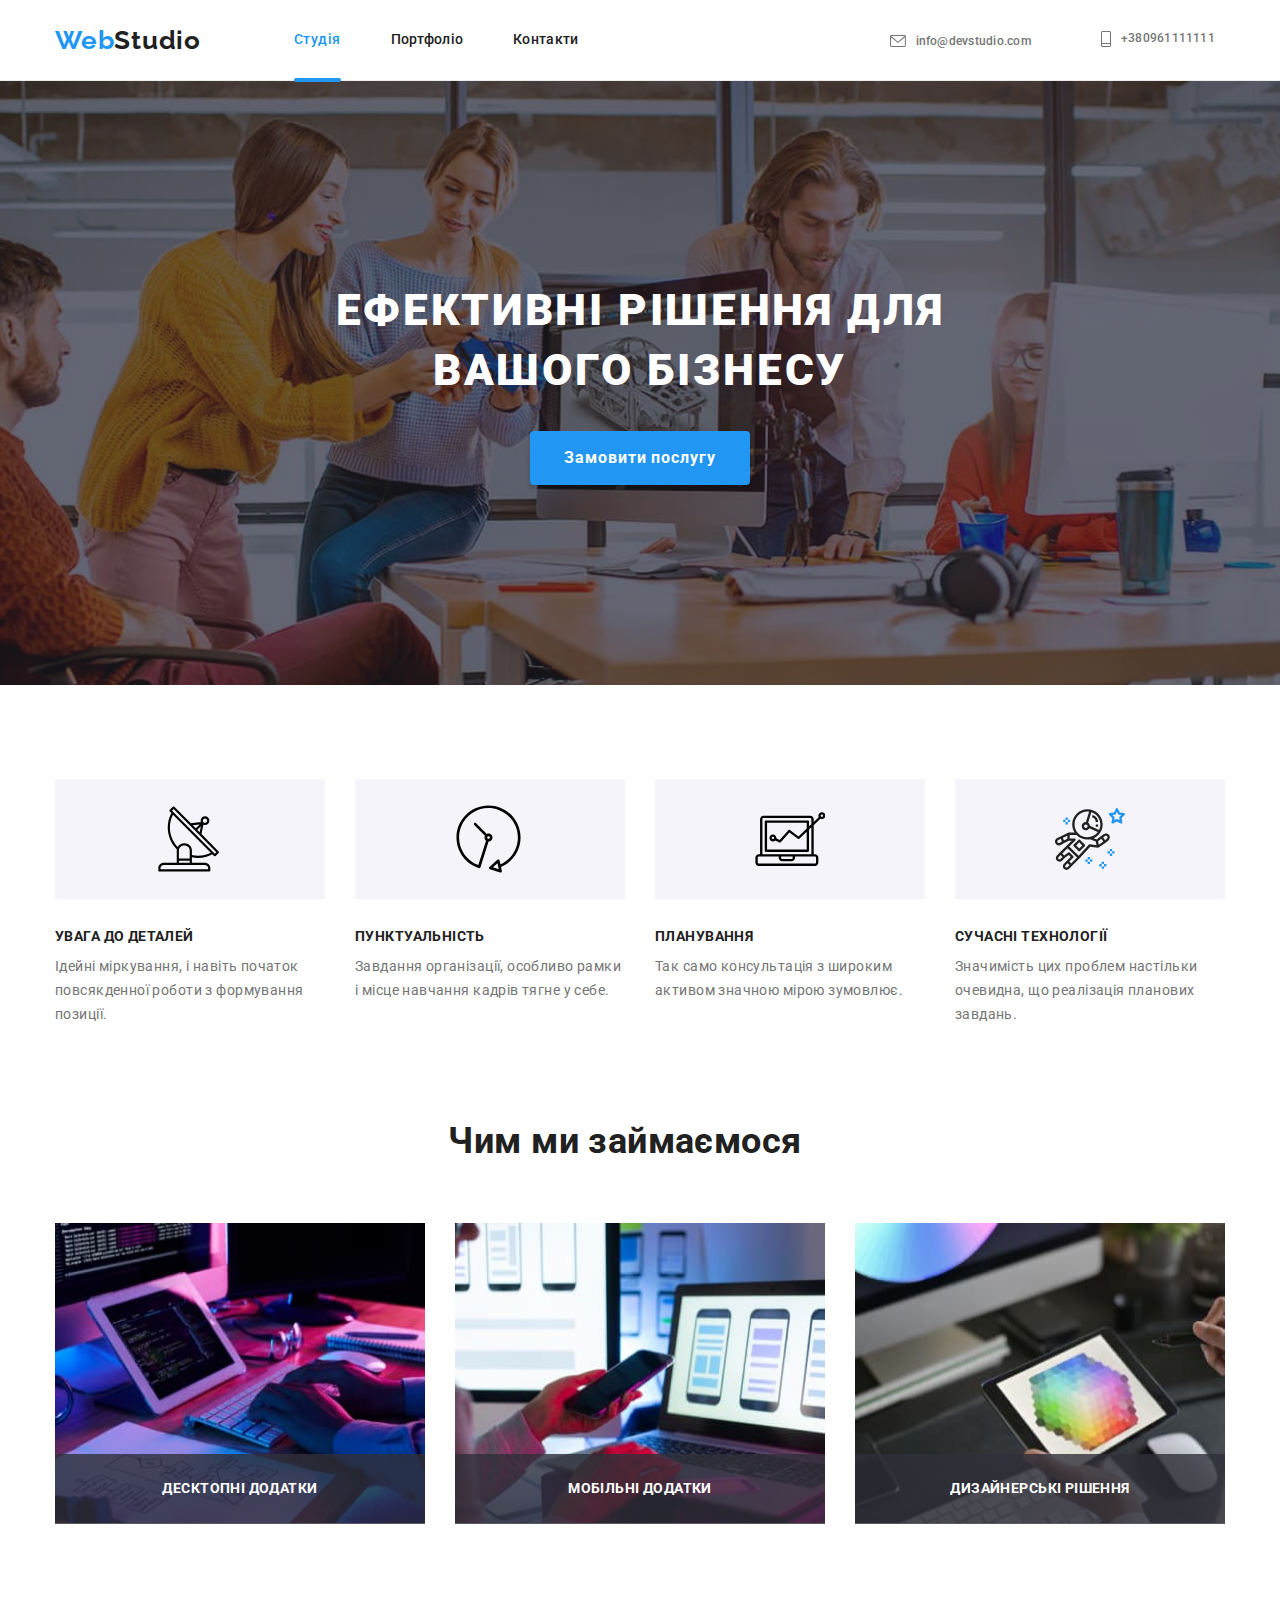
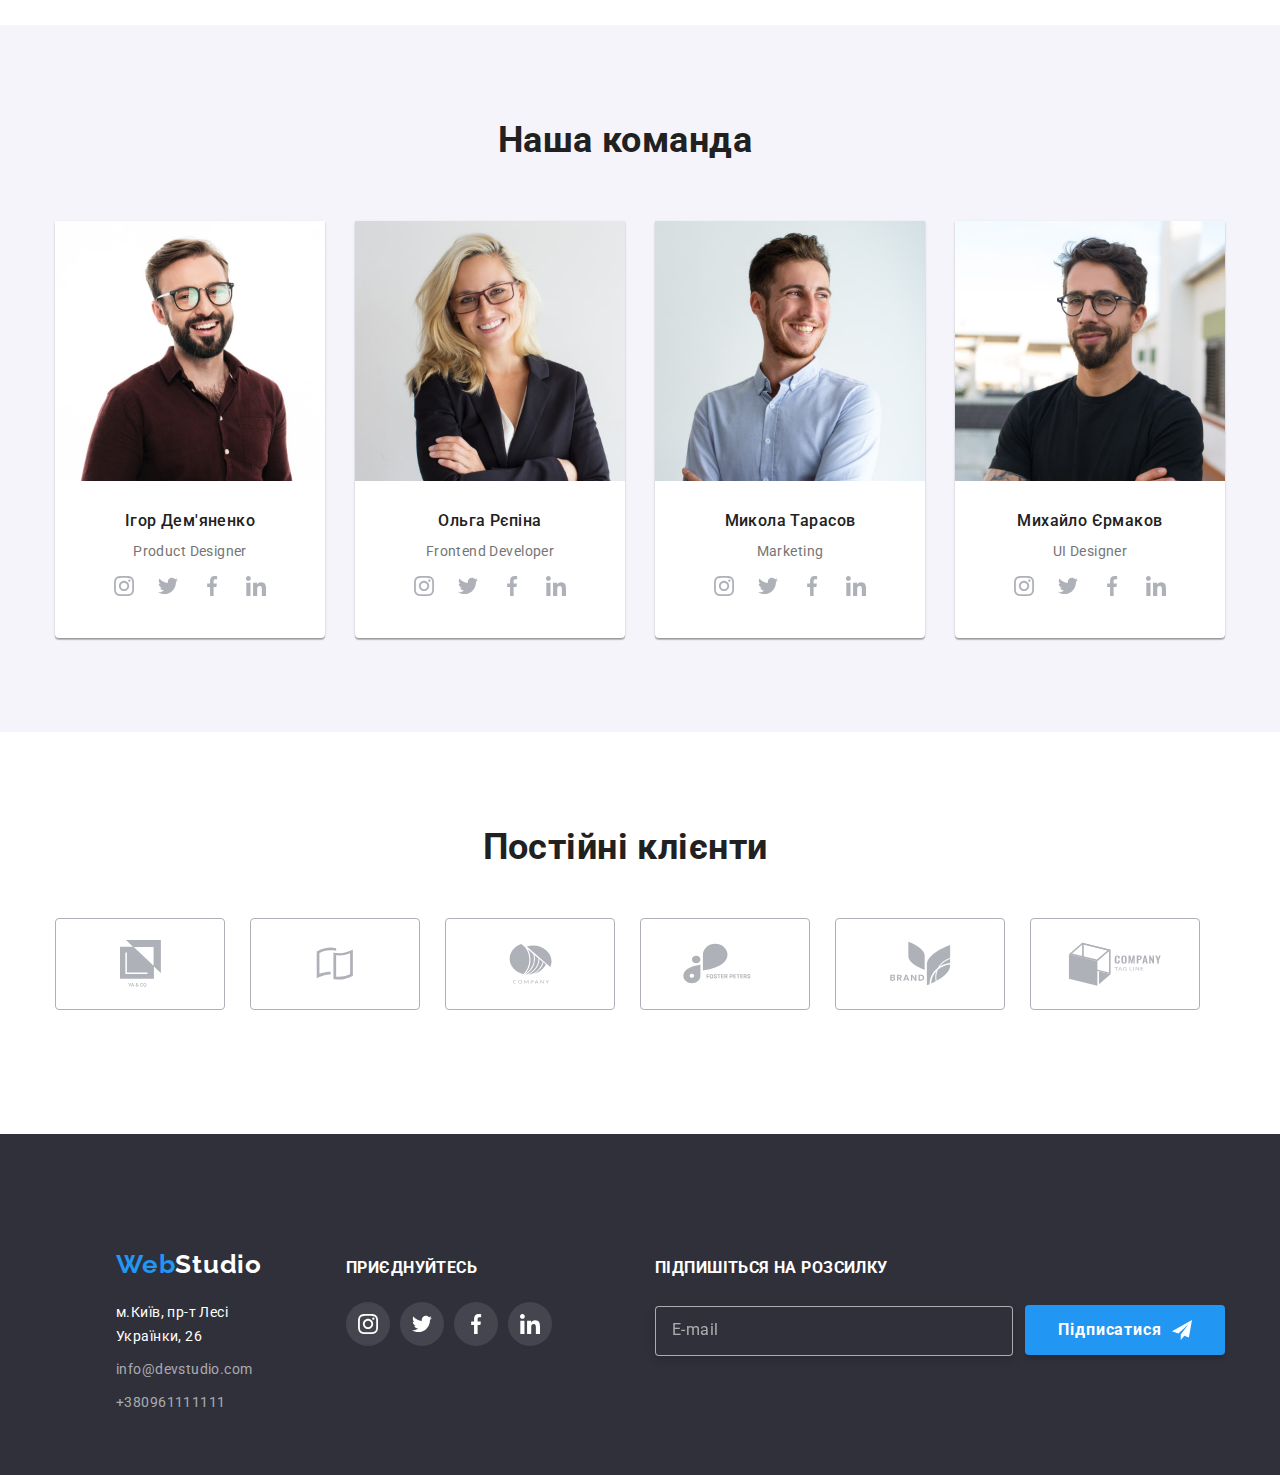
<file: index.html>
<!DOCTYPE html>
<html lang="uk">
  <head>
    <meta charset="UTF-8" />
    <meta http-equiv="X-UA-Compatible" content="IE=edge" />
    <meta name="viewport" content="width=device-width, initial-scale=1.0" />
    <title>Webstudio</title>

    <link rel="preconnect" href="https://fonts.googleapis.com" />
    <link rel="preconnect" href="https://fonts.gstatic.com" crossorigin />
    <link
      href="https://fonts.googleapis.com/css2?family=Raleway:wght@700&family=Roboto:wght@400;500;700;900&display=swap"
      rel="stylesheet"
    />

    <!-- <link
      rel="stylesheet"
      href="https://cdnjs.cloudflare.com/ajax/libs/modern-normalize/1.1.0/modern-normalize.min.css"
      integrity="sha512-wpPYUAdjBVSE4KJnH1VR1HeZfpl1ub8YT/NKx4PuQ5NmX2tKuGu6U/JRp5y+Y8XG2tV+wKQpNHVUX03MfMFn9Q=="
      crossorigin="anonymous"
      referrerpolicy="no-referrer"
    /> -->

    <link rel="stylesheet" href="./css/main.min.css" />
  </head>

  <body>

<header class="header">

  <!-- header-mobile -->

<div class="mobile-header">

   <a href="./index.html" class="logo mobile__logo">
    Web<span class="header__logo">Studio</span></a>



<button class="menu-btn js-open-menu">
  <svg width="24px" height="16px">
    <use class="menu-btn__menu" href="./images/icons.svg#icon-menu_mobile"></use>
  </svg>
  </button>
</div> 

<div class="mob-menu js-menu-container">

  <div class="mob-menu__body">
    <button class="menu-btn__close js-close-menu">
      <svg width="24px" height="16px">
        <use href="./images/icons.svg#icon-close_header-menu"></use>
        </svg>
    </button>
    <ul>
      <li class="mob-menu__item"><a href=""></a>Студія</li>
      <li class="mob-menu__item"><a href=""></a>Портфоліо</li>
      <li class="mob-menu__item"><a href=""></a>Контакти</li>
    </ul>
    <ul class="mob-menu__auth-nav">
      <li><a class="mob-menu__mob" href="tel:+380961111111">+38 096 111 11 11</a></li>
      <li><a class="mob-menu__email" href="mailto:info@devstudio.com">info@devstudio.com</a></li>
    </ul>
    <ul class="mob-menu__contact">
      <li><a href="" class="mob-menu__link"></a>Instagram</li>
      <li><a href="" class="mob-menu__link"></a>Twitter</li>
      <li><a href="" class="mob-menu__link"></a>Facebook</li>
      <li><a href="" class="mob-menu__link"></a>LinkedIn</li>
    </ul>
  </div>
</div>

<!-- header-desctop -->
    
      <div class="container header__main-nav">
        <nav class="header__nav">
          <a href="./index.html" class="logo">
            Web<span class="header__logo">Studio</span></a
          >
          <ul class="header__site-nav list">
            <li class="item"><a href="" class="link-current">Студія</a></li>
            <li class="item">
              <a href="./portfolio.html" class="link">Портфоліо</a>
            </li>
            <li class="item"><a href="" class="link">Контакти</a></li>
          </ul>
        </nav>

        <ul class="header__auth-nav list">
          <li class="item">
            <a href="mailto:info@devstudio.com" class="link">
              <svg class="header__svg" width="16px" height="12px">
                <use href="./images/icons.svg#icon-envelope"></use>
              </svg>
              info@devstudio.com</a>
          </li>

          <li class="item">
            <a href="tel:+380961111111" class="link">
              <svg class="header__svg" width="10px" height="16px">
                <use href="./images/icons.svg#icon-phone"></use>
              </svg>
              +380961111111</a
            >
          </li>
        </ul>
      </div>
    </header>

    <main>
      <!--Герой-->
      <section class="section hero">
        <div class="hero__wrapper">
          <div class="container">
            <div class="hero__main-title">
              <h1 class="hero__title">Ефективні рішення для вашого бізнесу</h1>

              <button data-modal-open type="button" class="button">
                Замовити послугу
              </button>

              <div class="backdrop is-hidden" data-modal>
                <div class="modal">
                  <button class="modal-btn" data-modal-close>
                    <svg class="close" width="11px" height="11px">
                      <use href="./images/icons.svg#icon-modal-btn-close"></use>
                    </svg>
                  </button>

                  <form class="form">
                    <p class="form-title">
                      Залиште свої дані, ми вам передзвонимо
                    </p>

                    <label for="inputName" class="label">Ім'я</label>
                    <div class="input-wrapper">
                      <input
                        type="text"
                        name="name"
                        id="inputName"
                        class="input field"
                        required
                      />
                      <svg class="input-icon" width="18" height="18">
                        <use href="./images/icons.svg#icon-person"></use>
                      </svg>
                    </div>

                    <label for="inputTel" class="label">Телефон</label>
                    <div class="input-wrapper">
                      <input
                        type="tel"
                        name="phone"
                        id="inputTel"
                        class="input field"
                        required
                      />
                      <svg class="input-icon" width="18" height="18">
                        <use href="./images/icons.svg#icon-phone-1"></use>
                      </svg>
                    </div>

                    <label for="inputEmail" class="label">Пошта</label>
                    <div class="input-wrapper">
                      <input
                        type="email"
                        name="email"
                        id="inputEmail"
                        class="input field"
                        required
                      />
                      <svg class="input-icon" width="18" height="18">
                        <use href="./images/icons.svg#icon-email"></use>
                      </svg>
                    </div>

                    <label for="inputMessage" class="label">Коментар</label>

                    <textarea
                      class="input textarea"
                      name="message"
                      id="inputMessage"
                      placeholder="Введіть текст"
                    >
                    </textarea>

                    <label class="check-label">
                      <input
                        type="checkbox"
                        name="check"
                        class="input-check"
                        checked
                      />
                      <span class="check-wrapp">
                        <svg class="check-icon" width="16" height="15">
                          <use href="./images/icons.svg#icon-icon-check"></use>
                        </svg>
                      </span>

                      Погоджуюся з розсилкою та приймаю
                      <a href="#" target="_blank" class="check-link">
                        Умови договору
                      </a>
                    </label>

                    <button class="button form-button" type="submit">
                      Відправити
                    </button>
                  </form>
                </div>
              </div>
            </div>
          </div>
        </div>
      </section>

      <!--Преимущества-->
      <section class="section feature">
        <div class="container">
          <h2 class="section-title visually-hidden">Переваги</h2>
          <ul class="feature__list">
            <li class="feature__item">
              <div class="feature__icons">
                <svg class="feature__icon" width="65px" height="70px">
                  <use href="./images/icons.svg#icon-attention"></use>
                </svg>
              </div>
              <h3 class="title">УВАГА ДО ДЕТАЛЕЙ</h3>
              <p>
                Ідейні міркування, і навіть початок повсякденної роботи з
                формування позиції.
              </p>
            </li>

            <li class="feature__item">
              <div class="feature__icons">
                <svg class="feature__icon" width="67px" height="70px">
                  <use href="./images/icons.svg#icon-punctual"></use>
                </svg>
              </div>
              <h3 class="title">ПУНКТУАЛЬНІСТЬ</h3>
              <p>
                Завдання організації, особливо рамки і місце навчання кадрів
                тягне у себе.
              </p>
            </li>

            <li class="feature__item">
              <div class="feature__icons">
                <svg class="feature__icon" width="70px" height="54px">
                  <use href="./images/icons.svg#icon-plan"></use>
                </svg>
              </div>
              <h3 class="title">ПЛАНУВАННЯ</h3>
              <p>
                Так само консультація з широким активом значною мірою зумовлює.
              </p>
            </li>

            <li class="feature__item">
              <div class="feature__icons">
                <svg class="feature__icon" width="70px" height="70px">
                  <use href="./images/icons.svg#icon-technology"></use>
                </svg>
              </div>
              <h3 class="title">СУЧАСНІ ТЕХНОЛОГІЇ</h3>
              <p>
                Значимість цих проблем настільки очевидна, що реалізація
                планових завдань.
              </p>
            </li>
          </ul>
        </div>
     
      </section>

      <!--Чем занимается-->
      <section class="section engage">
        <div class="container">
          <h2 class="section-title">Чим ми займаємося</h2>
          <ul class="engage__list">
            <li class="engage__img">
              <div class="wrapper__image">
                <img
                  src="./images/desktop.jpg"
                  alt="Десктопні додатки"
                  width="370"
                  height="300"
                />

                <div class="engage__descr">
                  <p>Десктопні додатки</p>
                </div>
              </div>
            </li>
            <li class="engage__img">
              <div class="wrapper__image">
                <img
                  src="./images/mobile.jpg"
                  alt="Мобільні додатки"
                  width="370"
                  height="300"
                />
                <div class="engage__descr">
                  <p>Мобільні додатки</p>
                </div>
              </div>
            </li>
            <li class="engage__img">
              <div class="wrapper__image">
                <img
                  src="./images/designer.jpg"
                  alt="Дизайнерські рішення"
                  width="370"
                  height="300"
                />
                <div class="engage__descr">
                  <p>Дизайнерські рішення</p>
                </div>
              </div>
            </li>
          </ul>
        </div>
      </section>

      <!--Команда-->
      <section class="section team">
        <div class="container">
          <h2 class="section-title">Наша команда</h2>
          <ul class="team__list">
            <li class="team__item">
              <div class="team__card">
                <img
                  class="team__image"
                  src="./images/demyanenko.jpg"
                  alt="Дем'яненко"
                  width="270"
                  height="260"
                />
                <div class="team__name">
                  <h3 class="title">Ігор Дем'яненко</h3>
                  <p>Product Designer</p>

                  <ul class="team__contact">
                    <li>
                      <a class="link-svg" href="#" aria-label="instagram">
                        <svg class="icon-symbol" width="20px" height="20px">
                          <use href="./images/icons.svg#icon-instagram"></use>
                        </svg>
                      </a>
                    </li>

                    <li>
                      <a class="link-svg" href="#" aria-label="twitter">
                        <svg class="icon-symbol" width="20px" height="20px">
                          <use href="./images/icons.svg#icon-twitter"></use>
                        </svg>
                      </a>
                    </li>

                    <li>
                      <a class="link-svg" href="#" aria-label="facebook">
                        <svg class="icon-symbol" width="20px" height="20px">
                          <use href="./images/icons.svg#icon-facebook"></use>
                        </svg>
                      </a>
                    </li>

                    <li>
                      <a class="link-svg" href="#" aria-label="linkedin">
                        <svg class="icon-symbol" width="20px" height="20px">
                          <use href="./images/icons.svg#icon-linkedin"></use>
                        </svg>
                      </a>
                    </li>
                  </ul>
                </div>
              </div>
            </li>
            <li class="team__item">
              <div class="team__card">
                <img
                  class="team__image"
                  src="./images/repina.jpg"
                  alt="Рєпіна"
                  width="270"
                  height="260"
                />
                <div class="team__name">
                  <h3 class="title">Ольга Рєпіна</h3>
                  <p class="position">Frontend Developer</p>

                  <ul class="team__contact">
                    <li>
                      <a class="link-svg" href="#" aria-label="instagram">
                        <svg class="icon-symbol" width="20px" height="20px">
                          <use href="./images/icons.svg#icon-instagram"></use>
                        </svg>
                      </a>
                    </li>

                    <li>
                      <a class="link-svg" href="#" aria-label="twitter">
                        <svg class="icon-symbol" width="20px" height="20px">
                          <use href="./images/icons.svg#icon-twitter"></use>
                        </svg>
                      </a>
                    </li>

                    <li>
                      <a class="link-svg" href="#" aria-label="facebook">
                        <svg class="icon-symbol" width="20px" height="20px">
                          <use href="./images/icons.svg#icon-facebook"></use>
                        </svg>
                      </a>
                    </li>

                    <li>
                      <a class="link-svg" href="#" aria-label="linkedin">
                        <svg class="icon-symbol" width="20px" height="20px">
                          <use href="./images/icons.svg#icon-linkedin"></use>
                        </svg>
                      </a>
                    </li>
                  </ul>
                </div>
              </div>
            </li>
            <li class="team__item">
              <div class="team__card">
                <img
                  class="team__image"
                  src="./images/tarasov.jpg"
                  alt="Тарасов"
                  width="270"
                  height="260"
                />
                <div class="team__name">
                  <h3 class="title">Микола Тарасов</h3>
                  <p>Marketing</p>

                  <ul class="team__contact">
                    <li>
                      <a class="link-svg" href="#" aria-label="instagram">
                        <svg class="icon-symbol" width="20px" height="20px">
                          <use href="./images/icons.svg#icon-instagram"></use>
                        </svg>
                      </a>
                    </li>

                    <li>
                      <a class="link-svg" href="#" aria-label="twitter">
                        <svg class="icon-symbol" width="20px" height="20px">
                          <use href="./images/icons.svg#icon-twitter"></use>
                        </svg>
                      </a>
                    </li>

                    <li>
                      <a class="link-svg" href="#" aria-label="facebook">
                        <svg class="icon-symbol" width="20px" height="20px">
                          <use href="./images/icons.svg#icon-facebook"></use>
                        </svg>
                      </a>
                    </li>

                    <li>
                      <a class="link-svg" href="#" aria-label="linkedin">
                        <svg class="icon-symbol" width="20px" height="20px">
                          <use href="./images/icons.svg#icon-linkedin"></use>
                        </svg>
                      </a>
                    </li>
                  </ul>
                </div>
              </div>
            </li>
            <li class="team__item">
              <div class="team__card">
                <img
                  class="team__image"
                  src="./images/ermakov.jpg"
                  alt="Єрмаков"
                  width="270"
                  height="260"
                />
                <div class="team__name">
                  <h3 class="title">Михайло Єрмаков</h3>
                  <p>UI Designer</p>

                  <ul class="team__contact">
                    <li>
                      <a class="link-svg" href="#" aria-label="instagram">
                        <svg class="icon-symbol" width="20px" height="20px">
                          <use href="./images/icons.svg#icon-instagram"></use>
                        </svg>
                      </a>
                    </li>

                    <li>
                      <a class="link-svg" href="#" aria-label="twitter">
                        <svg class="icon-symbol" width="20px" height="20px">
                          <use href="./images/icons.svg#icon-twitter"></use>
                        </svg>
                      </a>
                    </li>

                    <li>
                      <a class="link-svg" href="#" aria-label="facebook">
                        <svg class="icon-symbol" width="20px" height="20px">
                          <use href="./images/icons.svg#icon-facebook"></use>
                        </svg>
                      </a>
                    </li>

                    <li>
                      <a class="link-svg" href="#" aria-label="linkedin">
                        <svg class="icon-symbol" width="20px" height="20px">
                          <use href="./images/icons.svg#icon-linkedin"></use>
                        </svg>
                      </a>
                    </li>
                  </ul>
                </div>
              </div>
            </li>
          </ul>
        </div>
      </section>
    </main>

    <!-- Постоянные клиенты -->
    <section class="section clients">
      <div class="container">
        <h2 class="section-title">Постійні клієнти</h2>

        <ul class="clients__list">
          <li class="clients__company">
            <a class="clients__link" href="#">
              <svg class="clients__icon" width="41px" height="47px">
                <use href="./images/icons.svg#icon-Union"></use>
              </svg>
            </a>
          </li>

          <li class="clients__company">
            <a class="clients__link" href="#">
              <svg class="clients__icon" width="38px" height="34px">
                <use href="./images/icons.svg#icon-company-2"></use>
              </svg>
            </a>
          </li>

          <li class="clients__company">
            <a class="clients__link" href="#">
              <svg class="clients__icon" width="43px" height="41px">
                <use href="./images/icons.svg#icon-company-3"></use>
              </svg>
            </a>
          </li>

          <li class="clients__company">
            <a class="clients__link" href="#">
              <svg class="clients__icon" width="84px" height="41px">
                <use href="./images/icons.svg#icon-company-4"></use>
              </svg>
            </a>
          </li>

          <li class="clients__company">
            <a class="clients__link" href="#">
              <svg class="clients__icon" width="63px" height="45px">
                <use href="./images/icons.svg#icon-company-5"></use>
              </svg>
            </a>
          </li>

          <li class="clients__company">
            <a class="clients__link" href="#">
              <svg class="clients__icon" width="94px" height="44px">
                <use href="./images/icons.svg#icon-company-6"></use>
              </svg>
            </a>
          </li>
        </ul>
      </div>
    </section>

    <!--Футер-->
    <footer class="footer">
      <div class="container footer__info">
        <div class="footer__main">
          <a href="/" class="logo"
            >Web<span class="footer__logo">Studio</span></a
          >

          <address>
            <ul class="footer__nav">
              <li class="footer__auth-nav">
                <a href="м.Київ,пр-тЛесіУкраїнки,26" class="footer__adress"
                  >м.Київ, пр-т Лесі Українки, 26</a
                >
              </li>
              <li class="footer__auth-nav">
                <a href="mailto:info@devstudio.com" class="footer__link"
                  >info@devstudio.com</a
                >
              </li>
              <li class="footer__auth-nav">
                <a href="tel:+3+380961111111" class="footer__link"
                  >+380961111111</a
                >
              </li>
            </ul>
          </address>
        </div>

        <div class="footer__join">
          <h3 class="footer__title">Приєднуйтесь</h3>
          <ul class="footer__contact">
            <li>
              <a
                class="link-svg footer__main-link"
                href="#"
                aria-label="instagram"
              >
                <svg class="icon-symbol" width="20px" height="20px">
                  <use href="./images/icons.svg#icon-instagram"></use>
                </svg>
              </a>
            </li>
            <li>
              <a
                class="link-svg footer__main-link"
                href="#"
                aria-label="twitter"
              >
                <svg class="icon-symbol" width="20px" height="20px">
                  <use href="./images/icons.svg#icon-twitter"></use>
                </svg>
              </a>
            </li>
            <li>
              <a
                class="link-svg footer__main-link"
                href="#"
                aria-label="facebook"
              >
                <svg class="icon-symbol" width="20px" height="20px">
                  <use href="./images/icons.svg#icon-facebook"></use>
                </svg>
              </a>
            </li>
            <li>
              <a
                class="link-svg footer__main-link"
                href="#"
                aria-label="linkedin"
              >
                <svg class="icon-symbol" width="20px" height="20px">
                  <use href="./images/icons.svg#icon-linkedin"></use>
                </svg>
              </a>
            </li>
          </ul>
        </div>

        <div class="footer__label">
          <h3 class="footer__title">Підпишіться на розсилку</h3>
          <label for="inputEmail" class="label"></label>
          <div class="input-wrapper">
            <input
              type="email"
              name="email"
              id="inputEmaill"
              placeholder="E-mail"
              class="input footer__field"
              required
            />
          </div>
        </div>
        <div class="footer__btn">
          <button class="footer__button">
            Підписатися
            <svg class="footer__icon" width="20px" height="20px">
              <use href="./images/icons.svg#icon-icon-send-1"></use>
            </svg>
          </button>
        </div>
      </div>
    </footer>

    <script src="./js/mobile-menu.js"></script>
    <script src="./js/modal.js"></script>
  </body>
</html>
</file>
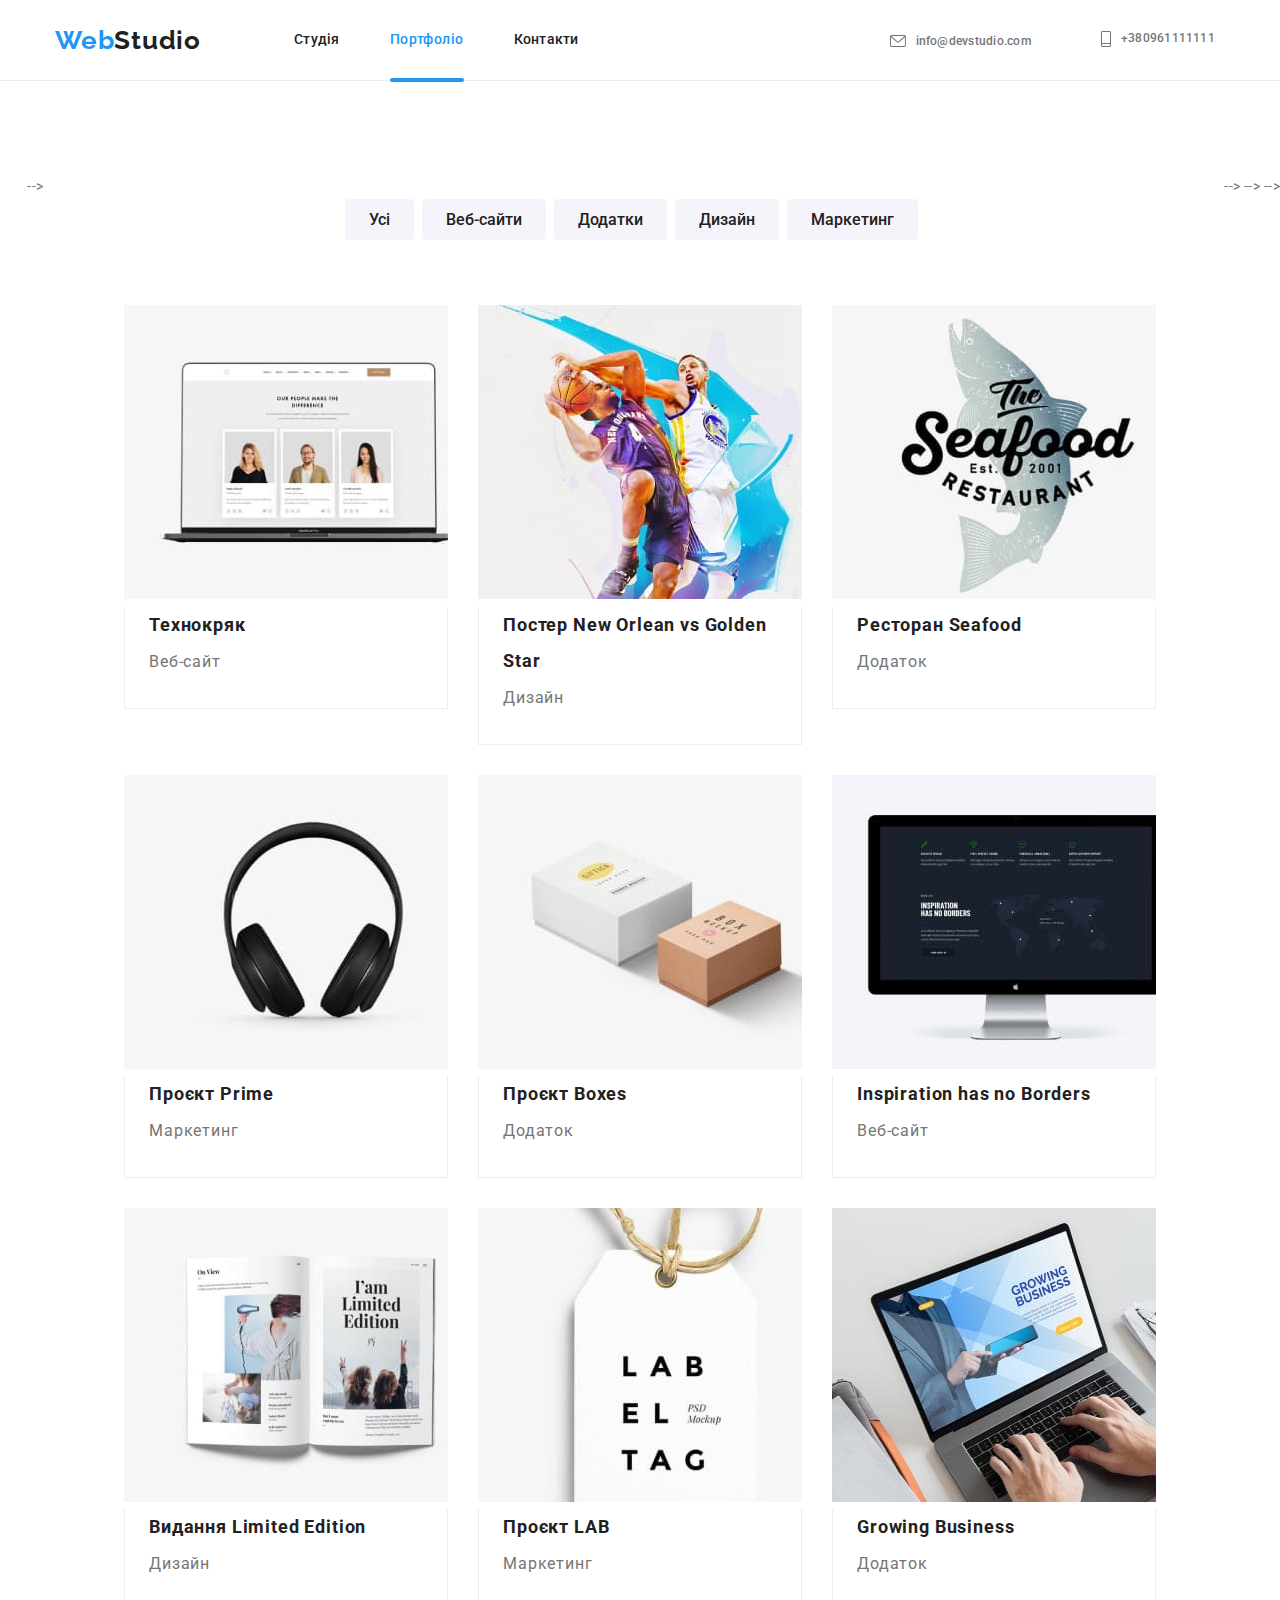
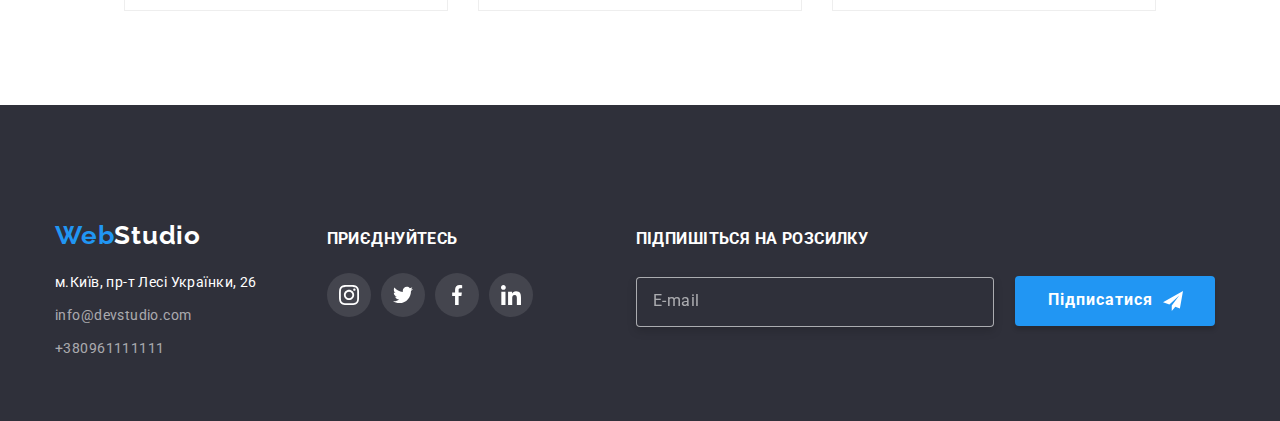
<file: portfolio.html>
<!DOCTYPE html>
<html lang="uk">
  <head>
    <meta charset="UTF-8" />
    <meta http-equiv="X-UA-Compatible" content="IE=edge" />
    <meta name="viewport" content="width=device-width, initial-scale=1.0" />
    <title>Document</title>

    <link rel="preconnect" href="https://fonts.googleapis.com" />
    <link rel="preconnect" href="https://fonts.gstatic.com" crossorigin />
    <link
      href="https://fonts.googleapis.com/css2?family=Raleway:wght@700&family=Roboto:wght@400;500;700;900&display=swap"
      rel="stylesheet"
    />
    <!-- <link
      rel="stylesheet"
      href="https://cdnjs.cloudflare.com/ajax/libs/modern-normalize/1.1.0/modern-normalize.min.css"
      integrity="sha512-wpPYUAdjBVSE4KJnH1VR1HeZfpl1ub8YT/NKx4PuQ5NmX2tKuGu6U/JRp5y+Y8XG2tV+wKQpNHVUX03MfMFn9Q=="
      crossorigin="anonymous"
      referrerpolicy="no-referrer"
    /> -->

    <link rel="stylesheet" href="./css/main.min.css" />
  </head>

  <body>
    <!--  Шапка -->
     <header class="header">
      <div class="container header__main-nav">
        <nav class="header__nav">
          <a href="./index.html" class="logo">
            Web<span class="header__logo">Studio</span></a
          >
          <ul class="header__site-nav list">
            <li class="item"><a href="./index.html" class="link">Студія</a></li>
            <li class="item">
              <a href="" class="link-current">Портфоліо</a>
            </li>
            <li class="item"><a href="" class="link">Контакти</a></li>
          </ul>
        </nav>

        <ul class="header__auth-nav list">
          <li class="item">
            <a href="mailto:info@devstudio.com" class="link">
              <svg class="header__svg" width="16px" height="12px">
                <use href="./images/icons.svg#icon-envelope"></use>
              </svg>
              info@devstudio.com</a
            >
          </li>

          <li class="item">
            <a href="tel:+380961111111" class="link">
              <svg class="header__svg" width="10px" height="16px">
                <use href="./images/icons.svg#icon-phone"></use>
              </svg>
              +380961111111</a
            >
          </li>
        </ul>
      </div>
    </header>

    <main>
      <section class="section portfolio">
        <div class="container">
          <h1 hidden class="section-title">Меню</h1> -->

          <!-- Кнопки -->
          <ul class="button__list">
            <li class="portfolio__btn">
              <button type="button" class="button__portfolio">Усі</button>
            </li>
            <li class="portfolio__btn">
             <button type="button" class="button__portfolio">Веб-сайти</button>
            </li>
            <li class="portfolio__btn">
              <button type="button" class="button__portfolio">Додатки</button>
            </li>
            <li class="portfolio__btn">
              <button type="button" class="button__portfolio">Дизайн</button>
            </li>
            <li class="portfolio__btn">
              <button type="button" class="button__portfolio">Маркетинг</button>
            </li>
          </ul>
        </div> --> --> -->

        <!-- портфолио -->
        <div class="container">
          <div class="flex-container">
            <ul class="portfolio">
              <li class="portfolio__link">
                <a href="/" class="portfolio__card">
                  <div class="portfolio__image">
                    <img class="portfolio__img"
                      src="./images/tehnokryak.jpg"
                      alt="Технокряк"
                      width="370"
                      height="294"
                    />

                    <div class="portfolio-overlay">
                      <p class="overlay-text">
                        Ресурс пропонує комплексні пропозиції з різним рівнем
                        функціоналу та сервісів. Все це дозволить відвідувачу
                        отримати вичерпні відомості про компанію чи приватну
                        особу.
                      </p>
                    </div>
                  </div>

                  <div class="portfolio__name">
                    <h2 class="portfolio__title">Технокряк</h2>
                    <p class="portfolio__text">Веб-сайт</p>
                  </div>
                </a>
              </li>
              <li class="portfolio__link">
                <a href="/" class="portfolio__card">
                  <div class="portfolio__image">
                    <img class="portfolio__img"
                      src="./images/poster.jpg"
                      alt="Постер New Orlean vs Golden
              Star"
                      width="370"
                      height="294"
                    />
                    <div class="portfolio-overlay">
                      <p class="overlay-text">
                        Ресурс пропонує комплексні пропозиції з різним рівнем
                        функціоналу та сервісів. Все це дозволить відвідувачу
                        отримати вичерпні відомості про компанію чи приватну
                        особу.
                      </p>
                    </div>
                  </div>

                  <div class="portfolio__name">
                    <h2 class="portfolio__title">
                      Постер New Orlean vs Golden Star
                    </h2>
                    <p class="portfolio__text">Дизайн</p>
                  </div>
                </a>
              </li>
              <li class="portfolio__link">
                <a href="/" class="portfolio__card">
                  <div class="portfolio__image">
                    <img class="portfolio__img"
                      src="./images/restourant.jpg"
                      alt="Ресторан Seafood"
                      width="370"
                      height="294"
                    />
                    <div class="portfolio-overlay">
                      <p class="overlay-text">
                        Ресурс пропонує комплексні пропозиції з різним рівнем
                        функціоналу та сервісів. Все це дозволить відвідувачу
                        отримати вичерпні відомості про компанію чи приватну
                        особу.
                      </p>
                    </div>
                  </div>
                  <div class="portfolio__name">
                    <h2 class="portfolio__title">Ресторан Seafood</h2>
                    <p class="portfolio__text">Додаток</p>
                  </div>
                </a>
              </li>
              <li class="portfolio__link">
                <a href="/" class="portfolio__card">
                  <div class="portfolio__image">
                    <img class="portfolio__img"
                      src="./images/project-prime.jpg"
                      alt="Проєкт Prime"
                      width="370"
                      height="294"
                    />
                    <div class="portfolio-overlay">
                      <p class="overlay-text">
                        Ресурс пропонує комплексні пропозиції з різним рівнем
                        функціоналу та сервісів. Все це дозволить відвідувачу
                        отримати вичерпні відомості про компанію чи приватну
                        особу.
                      </p>
                    </div>
                  </div>
                  <div class="portfolio__name">
                    <h2 class="portfolio__title">Проєкт Prime</h2>
                    <p class="portfolio__text">Маркетинг</p>
                  </div>
                </a>
              </li>
              <li class="portfolio__link">
                <a href="/" class="portfolio__card">
                  <div class="portfolio__image">
                    <img class="portfolio__img"
                      src="./images/project-boxes.jpg"
                      alt="Проєкт Boxes"
                      width="370"
                      height="294"
                    />
                    <div class="portfolio-overlay">
                      <p class="overlay-text">
                        Ресурс пропонує комплексні пропозиції з різним рівнем
                        функціоналу та сервісів. Все це дозволить відвідувачу
                        отримати вичерпні відомості про компанію чи приватну
                        особу.
                      </p>
                    </div>
                  </div>
                  <div class="portfolio__name">
                    <h2 class="portfolio__title">Проєкт Boxes</h2>
                    <p class="portfolio__text">Додаток</p>
                  </div>
                </a>
              </li>
              <li class="portfolio__link">
                <a href="/" class="portfolio__card">
                  <div class="portfolio__image">
                    <img class="portfolio__img"
                      src="./images/inspiration.jpg"
                      alt="Inspiration has no
              Borders"
                      width="370"
                      height="294"
                    />
                    <div class="portfolio-overlay">
                      <p class="overlay-text">
                        Ресурс пропонує комплексні пропозиції з різним рівнем
                        функціоналу та сервісів. Все це дозволить відвідувачу
                        отримати вичерпні відомості про компанію чи приватну
                        особу.
                      </p>
                    </div>
                  </div>
                  <div class="portfolio__name">
                    <h2 class="portfolio__title">Inspiration has no Borders</h2>
                    <p class="portfolio__text">Веб-сайт</p>
                  </div>
                </a>
              </li>
              <li class="portfolio__link">
                <a href="/" class="portfolio__card">
                  <div class="portfolio__image">
                    <img class="portfolio__img"
                      src="./images/book.jpg"
                      alt="Видання Limited Edition"
                      width="370"
                      height="294"
                    />
                    <div class="portfolio-overlay">
                      <p class="overlay-text">
                        Ресурс пропонує комплексні пропозиції з різним рівнем
                        функціоналу та сервісів. Все це дозволить відвідувачу
                        отримати вичерпні відомості про компанію чи приватну
                        особу.
                      </p>
                    </div>
                  </div>
                  <div class="portfolio__name">
                    <h2 class="portfolio__title">Видання Limited Edition</h2>
                    <p class="portfolio__text">Дизайн</p>
                  </div>
                </a>
              </li>
              <li class="portfolio__link">
                <a href="/" class="portfolio__card">
                  <div class="portfolio__image">
                    <img class="portfolio__img"
                      src="./images/project-lab.jpg"
                      alt="Проєкт LAB"
                      width="370"
                      height="294"
                    />
                    <div class="portfolio-overlay">
                      <p class="overlay-text">
                        Ресурс пропонує комплексні пропозиції з різним рівнем
                        функціоналу та сервісів. Все це дозволить відвідувачу
                        отримати вичерпні відомості про компанію чи приватну
                        особу.
                      </p>
                    </div>
                  </div>
                  <div class="portfolio__name">
                    <h2 class="portfolio__title">Проєкт LAB</h2>
                    <p class="portfolio__text">Маркетинг</p>
                  </div>
                </a>
              </li>
              <li class="portfolio__link">
                <a href="/" class="portfolio__card">
                  <div class="portfolio__image">
                    <img class="portfolio__img"
                      src="./images/growing-business.jpg"
                      alt="Growing Business"
                      width="370"
                      height="294"
                    />
                    <div class="portfolio-overlay">
                      <p class="overlay-text">
                        Ресурс пропонує комплексні пропозиції з різним рівнем
                        функціоналу та сервісів. Все це дозволить відвідувачу
                        отримати вичерпні відомості про компанію чи приватну
                        особу.
                      </p>
                    </div>
                  </div>
                  <div class="portfolio__name">
                    <h2 class="portfolio__title">Growing Business</h2>
                    <p class="portfolio__text">Додаток</p>
                  </div>
                </a>
              </li>
            </ul>
          </div>
        </div>
      </section>
    </main>

    <!--Футер-->
    <footer class="footer">
      <div class="container footer__info">
        <div>
          <a href="/" class="logo"
            >Web<span class="footer__logo">Studio</span></a
          >

          <address>
            <ul class="footer__nav">
              <li class="footer__auth-nav">
                <a href="м.Київ,пр-тЛесіУкраїнки,26" class="footer__adress"
                  >м.Київ, пр-т Лесі Українки, 26</a
                >
              </li>
              <li class="footer__auth-nav">
                <a href="mailto:info@devstudio.com" class="footer__link"
                  >info@devstudio.com</a
                >
              </li>
              <li class="footer__auth-nav">
                <a href="tel:+3+380961111111" class="footer__link"
                  >+380961111111</a
                >
              </li>
            </ul>
          </address>
        </div>

        <div class="footer__join">
          <h3 class="footer__title">Приєднуйтесь</h3>
          <ul class="footer__contact">
            <li>
              <a
                class="link-svg footer__main-link"
                href="#"
                aria-label="instagram"
              >
                <svg class="icon-symbol" width="20px" height="20px">
                  <use href="./images/icons.svg#icon-instagram"></use>
                </svg>
              </a>
            </li>
            <li>
              <a
                class="link-svg footer__main-link"
                href="#"
                aria-label="twitter"
              >
                <svg class="icon-symbol" width="20px" height="20px">
                  <use href="./images/icons.svg#icon-twitter"></use>
                </svg>
              </a>
            </li>
            <li>
              <a
                class="link-svg footer__main-link"
                href="#"
                aria-label="facebook"
              >
                <svg class="icon-symbol" width="20px" height="20px">
                  <use href="./images/icons.svg#icon-facebook"></use>
                </svg>
              </a>
            </li>
            <li>
              <a
                class="link-svg footer__main-link"
                href="#"
                aria-label="linkedin"
              >
                <svg class="icon-symbol" width="20px" height="20px">
                  <use href="./images/icons.svg#icon-linkedin"></use>
                </svg>
              </a>
            </li>
          </ul>
        </div>

        <div class="footer__label">
          <h3 class="footer__title">Підпишіться на розсилку</h3>
          <label for="inputEmail" id="subscribe" class="label"></label>
          <div class="input-wrapper">
            <input
              type="email"
              name="email"
              id="inputEmail"
              placeholder="E-mail"
              class="input footer__field"
              required
            />
          </div>
        </div>
        <div class="footer__btn">
          <button class="footer__button">
            Підписатися
            <svg class="footer__icon" width="20px" height="20px">
              <use href="./images/icons.svg#icon-icon-send-1"></use>
            </svg>
          </button>
        </div>
      </div>
    </footer>
  </body>
</html>
</file>
<file: css/main.min.css>
/*! modern-normalize v1.1.0 | MIT License | https://github.com/sindresorhus/modern-normalize */*,::after,::before{box-sizing:border-box}html{-moz-tab-size:4;tab-size:4}html{line-height:1.15;-webkit-text-size-adjust:100%}body{margin:0}body{font-family:system-ui,-apple-system,"Segoe UI",Roboto,Helvetica,Arial,sans-serif,"Apple Color Emoji","Segoe UI Emoji"}hr{height:0;color:inherit}abbr[title]{text-decoration:underline dotted}b,strong{font-weight:bolder}code,kbd,pre,samp{font-family:ui-monospace,SFMono-Regular,Consolas,"Liberation Mono",Menlo,monospace;font-size:1em}small{font-size:80%}sub,sup{font-size:75%;line-height:0;position:relative;vertical-align:baseline}sub{bottom:-0.25em}sup{top:-0.5em}table{text-indent:0;border-color:inherit}button,input,optgroup,select,textarea{font-family:inherit;font-size:100%;line-height:1.15;margin:0}button,select{text-transform:none}[type=button],[type=reset],[type=submit],button{-webkit-appearance:button}::-moz-focus-inner{border-style:none;padding:0}:-moz-focusring{outline:1px dotted ButtonText}:-moz-ui-invalid{box-shadow:none}legend{padding:0}progress{vertical-align:baseline}::-webkit-inner-spin-button,::-webkit-outer-spin-button{height:auto}[type=search]{-webkit-appearance:textfield;outline-offset:-2px}::-webkit-search-decoration{-webkit-appearance:none}::-webkit-file-upload-button{-webkit-appearance:button;font:inherit}summary{display:list-item}:root{--primary-text-color: #757575;--title-text-color: #212121;--accent-color: #2f303a;--blue-color: #2196f3;--white-color: #ffffff}body,h1,h2,h3,h4,h5,h6,p,ul,ol,li{margin:0;padding:0}ul,ol{list-style:none}.visually-hidden{position:absolute;white-space:nowrap;width:1px;height:1px;overflow:hidden;border:0;padding:0;clip:rect(0 0 0 0);clip-path:inset(50%);margin:-1px}body{color:var(--primary-text-color);font-family:Roboto,sans-serif;letter-spacing:.03em;font-weight:400;font-size:14px;line-height:1.71}.container{width:100%;margin-left:auto;margin-right:auto;padding-right:15px;padding-left:15px}@media screen and (min-width: 479.98px){.container{width:479.98px}}@media screen and (min-width: 767.98px){.container{width:767.98px}}@media screen and (min-width: 1199.98px){.container{width:1199.98px}}.section{padding-top:60px;padding-bottom:60px;margin:0px}@media screen and (min-width: 1199.98px){.section{padding-top:94px;padding-bottom:94px}}.section-title{color:var(--title-text-color);font-weight:700;font-size:36px;line-height:1.17;text-align:center;margin-bottom:30px;margin-right:30px}@media screen and (min-width: 767.98px){.section-title{margin-bottom:30px;margin-right:30px}}@media screen and (min-width: 1199.98px){.section-title{margin-bottom:10px;margin-right:30px}}.button{color:#fff;background-color:#2196f3;border-radius:4px;border-color:rgba(0,0,0,0);padding:10px 32px;display:inline-block;min-width:200px;min-height:50px;text-align:center;box-shadow:0px 4px 4px rgba(0,0,0,.15);letter-spacing:.06em;font-weight:700;font-size:16px;line-height:1.88;cursor:pointer;transition:background-color 250ms cubic-bezier(0.4, 0, 0.2, 1),color 250ms cubic-bezier(0.4, 0, 0.2, 1),box-shadow 250ms cubic-bezier(0.4, 0, 0.2, 1)}@media screen and (min-width: 1199.98px){.button{min-width:216px}}.button:hover,.button:focus{color:#2196f3;background-color:#fff}.header{border-bottom:1px solid #ececec}.header__main-nav{display:none}@media screen and (min-width: 767.98px){.header__main-nav{display:flex;align-items:center}}@media screen and (min-width: 1199.98px){.header__main-nav{display:flex;align-items:center}}.header__nav{display:flex;align-items:center}.header__logo{color:var(--title-text-color)}@media screen and (min-width: 767.98px){.header__site-nav{margin-left:88px}}@media screen and (min-width: 1199.98px){.header__site-nav{margin-left:93px}}.header__site-nav .item{align-self:center;position:relative}.header__site-nav .item+.item{margin-left:50px}.header__site-nav.list{display:flex}.header__site-nav .link{color:var(--title-text-color);letter-spacing:.02em;text-decoration:none;font-weight:500;font-size:14px;line-height:1.14;padding-top:32px;padding-bottom:32px;display:block;transition:color 250ms cubic-bezier(0.4, 0, 0.2, 1)}.header__site-nav .link:hover,.header__site-nav .link:focus{color:var(--blue-color)}.header__site-nav .link-current{color:var(--blue-color);font-weight:500;font-size:14px;line-height:1.14;text-decoration:none;padding-top:32px;padding-bottom:32px}.header__site-nav .link-current,.header .header__site-nav .link-portfolio{position:relative}.header__site-nav .link-current::after,.header .header__site-nav .link-portfolio::after{display:block;content:"";height:4px;width:100%;background:var(--blue-color);border-radius:2px;bottom:-3px;position:absolute}@media screen and (min-width: 767.98px){.header__auth-nav{display:block;margin-left:auto}}@media screen and (min-width: 1199.98px){.header__auth-nav{display:flex;margin-left:auto;align-items:baseline}}.header__auth-nav .item{display:flex}.header__auth-nav .item+.item{margin-left:0}@media screen and (min-width: 1199.98px){.header__auth-nav .item+.item{margin-left:50px}}@media screen and (min-width: 767.98px){.header__auth-nav .header__auth-nav list{margin-left:auto}}.header__auth-nav .link{color:#757575;letter-spacing:.02em;font-weight:500;font-size:14px;line-height:1.14;text-decoration:none;padding-top:32px;padding-bottom:32px;display:block;transition:color 250ms cubic-bezier(0.4, 0, 0.2, 1)}.header__auth-nav .link:hover,.header__auth-nav .link:focus{fill:#2196f3;color:#2196f3}@media screen and (min-width: 767.98px){.header__auth-nav .link{font-weight:500;font-size:12px;line-height:1.17;letter-spacing:.02em;padding:0;display:flex;margin:10px}}.header__svg{fill:currentColor;margin-right:10px;align-self:center}.logo{color:var(--blue-color);font-family:Raleway,sans-serif;letter-spacing:.03em;font-weight:700;font-size:26px;line-height:1.19;text-decoration:none}.hero{text-align:center;padding-top:0;padding-bottom:0}.hero__title{background-color:linear-gradient(rgba(47, 48, 58, 0.4), rgba(47, 48, 58, 0.4));color:var(--white-color);letter-spacing:.06em;font-weight:900;font-size:26px;line-height:1.6;text-transform:uppercase;text-align:center;margin-top:0;margin-bottom:30px}@media screen and (min-width: 767.98px){.hero__title{width:360px;margin-left:auto;margin-right:auto}}@media screen and (min-width: 1199.98px){.hero__title{width:100%;font-weight:900;font-size:44px;line-height:1.36}}.hero__main-title{max-width:700px;text-align:center;margin-left:auto;margin-right:auto}.hero__wrapper{max-width:1600px;margin-right:auto;margin-left:auto;padding-top:118px;padding-bottom:118px;background:linear-gradient(rgba(47, 48, 58, 0.4), rgba(47, 48, 58, 0.4)),url("../images/hero.jpg") no-repeat center/cover,var(--accent-color)}@media screen and (min-width: 1199.98px){.hero__wrapper{padding-top:200px;padding-bottom:200px}}.backdrop{position:fixed;top:0;left:0;width:100%;height:100%;overflow-y:auto;overflow-x:hidden;background-color:rgba(0,0,0,.2)}.backdrop.is-hidden{opacity:0;pointer-events:none;visibility:hidden}.modal{position:relative;top:50%;left:50%;transform:translate(-50%, -50%);width:528px;padding:40px;background-color:#fff;box-shadow:0px 1px 3px rgba(0,0,0,.12),0px 1px 1px rgba(0,0,0,.14),0px 2px 1px rgba(0,0,0,.2);border-radius:4px}.modal-btn{position:absolute;top:8px;right:8px;display:flex;align-items:center;justify-content:center;width:30px;height:30px;border-radius:50%;background:var(--white-color);border:1px solid rgba(0,0,0,.1);cursor:pointer;padding:0;outline:none}.close{transition:fill 250ms cubic-bezier(0.4, 0, 0.2, 1)}.modal-btn:hover .close,.modal-btn:focus .close{fill:var(--blue-color)}.form-title{width:370px;margin-left:auto;margin-right:auto;margin-bottom:12px;font-weight:700;font-size:20px;line-height:1,15;text-align:center;letter-spacing:.03em;color:#212121}@media screen and (min-width: 1199.98px){.form-title{width:100%}}.label{display:block;padding-bottom:4px;font-size:12px;line-height:1,17px;letter-spacing:.01em;text-align:left;color:#757575}.input-wrapper{position:relative;margin-bottom:10px}.input-icon{position:absolute;left:12px;top:50%;transform:translateY(-50%);transition:fill 250ms cubic-bezier(0.4, 0, 0.2, 1)}.input{width:100%;height:40px;padding:12px 16px;background:var(--white-color);border:1px solid rgba(33,33,33,.2);border-radius:4px;outline:none;font-size:12px;line-height:1,17px;letter-spacing:.01em;color:#212121;transition:border-color 250ms cubic-bezier(0.4, 0, 0.2, 1)}.input:focus{border-color:#2196f3}.input ::placeholder{color:rgba(117,117,117,.5)}.input:focus+.input-icon{fill:#2196f3}.textarea{height:120px;resize:none;margin-bottom:20px}.field{padding-left:45px}.check-label{position:relative;display:flex;align-items:center;margin-bottom:20px;margin-left:7px}.check-wrapp{display:block;align-self:baseline;width:16px;height:15px;border:2px solid #212121;border-radius:2px;margin-right:9px}.check-icon{opacity:0}.input-check{position:absolute;left:0;bottom:0;height:0;width:0;opacity:0}.input-check:checked+.check-wrapp{border:none}.input-check:checked+.check-wrapp .check-icon{opacity:1}.check-link{margin-left:9px;color:#2196f3}.form-button{display:flex;margin:0 auto;width:200px;height:50px;left:700px;top:712px;justify-content:center;cursor:pointer;background:var(--blue-color);box-shadow:0px 4px 4px rgba(0,0,0,.15);border-radius:4px}.form-button:hover,.form-button:focus{color:var(--white-color);background-color:#188ce8;box-shadow:0px 4px 4px rgba(0,0,0,.15);border-radius:4px}.feature__list{display:block}@media screen and (min-width: 767.98px){.feature__list{display:flex;flex-wrap:wrap;justify-content:space-between}}@media screen and (min-width: 1199.98px){.feature__list{display:flex;flex-wrap:nowrap;justify-content:space-between}}.feature__list p{margin-top:10px}.feature__list .title{color:var(--title-text-color);font-weight:700;font-size:14px;line-height:1.14}.feature__item{width:100%}@media screen and (max-width: 767.98px){.feature__item:not(:last-child){margin-bottom:30px}}@media screen and (min-width: 767.98px){.feature__item{flex-basis:calc((100% - 30px)/2)}}@media screen and (min-width: 1199.98px){.feature__item{margin-bottom:0;flex-basis:calc((100% - 90px)/4)}}.feature__icons{background-color:#f5f4fa;width:100%;height:120px;margin-right:30px;margin-bottom:30px;display:flex;align-self:center}.feature__icons:last-child{margin-right:0}@media screen and (min-width: 767.98px){.feature__icons{width:100%}}@media screen and (min-width: 1199.98px){.feature__icons{width:100%}}.feature__icon{margin:auto}.engage{padding-top:0;display:none}.engage__list{padding-top:50px;display:flex}.engage__img{margin-left:30px}.engage__img:first-child{margin-left:0}.engage__descr{position:absolute;bottom:7px;left:0;width:100%;height:70px;background-color:rgba(47,48,58,.8);color:#fff;display:flex;align-items:center;justify-content:center;font-weight:700;letter-spacing:.03em;text-transform:uppercase}@media screen and (min-width: 767.98px){.engage{display:none}}@media screen and (min-width: 1199.98px){.engage{display:flex}}.wrapper__image{position:relative}.team{background-color:#f5f4fa}.team__list{display:block}@media screen and (min-width: 767.98px){.team__list{display:flex;flex-wrap:wrap;justify-content:space-between}}@media screen and (min-width: 1199.98px){.team__list{display:flex;flex-wrap:nowrap}}.team__list .title{color:var(--title-text-color);font-weight:500;font-size:16px;line-height:1.2;margin-bottom:10px}.team__list>.team__item{padding-top:50px}.team__card{background-color:var(--white-color);box-shadow:0px 1px 3px rgba(0,0,0,.12),0px 1px 1px rgba(0,0,0,.14),0px 2px 1px rgba(0,0,0,.2);border-radius:0px 0px 4px 4px}.team__image{display:block;width:100%;height:auto}.team__name{text-align:center;padding-top:30px;padding-bottom:30px}.team__contact{display:flex;justify-content:center;align-items:center}@media screen and (min-width: 767.98px){.team__item{flex-basis:calc((100% - 30px)/2)}}@media screen and (min-width: 1199.98px){.team__item{margin-left:30px}.team__item:first-child{margin-left:0}}.link-svg{width:44px;height:44px;border-radius:50%;color:#afb1b8;background-color:#fff;display:flex;justify-content:center;align-items:center;transition:background-color 250ms cubic-bezier(0.4, 0, 0.2, 1),color 250ms cubic-bezier(0.4, 0, 0.2, 1)}.link-svg:hover,.link-svg:focus{background-color:#2196f3;color:#fff}.icon-symbol{fill:currentColor}.clients__list{display:flex;flex-wrap:wrap;justify-content:space-between}@media screen and (min-width: 767.98px){.clients__list{display:flex;flex-wrap:wrap;justify-content:space-between}}@media screen and (min-width: 1199.98px){.clients__list{display:flex;flex-wrap:nowrap;margin-top:50px}}.clients__link{width:100%;height:92px;border:1px solid #afb1b8;border-radius:4px;color:#afb1b8;background-color:var(--white-color);display:flex;justify-content:center;align-items:center;transition:color 250ms cubic-bezier(0.4, 0, 0.2, 1),box-shadow 250ms cubic-bezier(0.4, 0, 0.2, 1)}.clients__link:hover,.clients__link:focus{color:#2196f3;background-color:var(--white-color);border:1px solid var(--blue-color);border-radius:4px}@media screen and (min-width: 1199.98px){.clients__link{width:170px}}.clients__icon{fill:currentColor}.clients__company{width:100%}@media screen and (min-width: 479.98px){.clients__company{flex-basis:calc((100% - 30px)/2)}.clients__company:nth-child(2n+1){margin-left:0}.clients__company:nth-last-child(n+4){padding-bottom:30px}}@media screen and (min-width: 767.98px){.clients__company{flex-basis:calc((100% - 60px)/3)}}.footer{background-color:var(--accent-color);margin-top:0px;padding-top:60px;padding-bottom:60px}.footer .footer__adress{color:var(--white-color);text-decoration:none}.footer .footer__link{color:rgba(255,255,255,.6);text-decoration:none;transition:background-color 250ms cubic-bezier(0.4, 0, 0.2, 1),color 250ms cubic-bezier(0.4, 0, 0.2, 1)}.footer .footer__link:hover,.footer .footer__link:focus{color:var(--white-color)}.footer__logo{color:var(--white-color)}.footer__nav{font-style:normal;padding-left:0;padding-top:20px}.footer__auth-nav:not(:last-child){margin-bottom:8px}@media screen and (min-width: 1199.98px){.footer__auth-nav:not(:last-child){margin-bottom:9px}}.footer__info{display:block;text-align:center}@media screen and (min-width: 767.98px){.footer__info{display:flex;flex-wrap:wrap}}@media screen and (min-width: 1199.98px){.footer__info{display:flex;flex-wrap:nowrap;align-items:baseline;text-align:start}}.footer__join{margin-top:60px;margin-bottom:60px}@media screen and (min-width: 767.98px){.footer__join{margin-top:0;margin-left:165px}}@media screen and (min-width: 1199.98px){.footer__join{margin-left:70px;margin-top:0;margin-bottom:0}}.footer__title{text-transform:uppercase;color:#fff;margin-bottom:20px}.footer__contact{display:flex;justify-content:center}@media screen and (min-width: 1199.98px){.footer__contact{justify-content:flex-start}}.footer__main-link{color:#fff;background-color:rgba(255,255,255,.1);margin-right:10px}.footer__label{display:block}@media screen and (min-width: 767.98px){.footer__label{margin-left:166px;margin-top:60px}}@media screen and (min-width: 1199.98px){.footer__label{margin-left:93px}}.footer__field{width:450px;height:50px;background:#2f303a;border:1px solid rgba(255,255,255,.6);filter:drop-shadow(0px 4px 4px rgba(0, 0, 0, 0.15));border-radius:4px;color:rgba(255,255,255,.6)}@media screen and (min-width: 767.98px){.footer__field{width:450px}}@media screen and (min-width: 1199.98px){.footer__field{width:358px}}.footer__button{width:200px;height:50px;background:var(--blue-color);box-shadow:0px 4px 4px rgba(0,0,0,.15);border-radius:4px;border:none;cursor:pointer;color:var(--white-color);font-weight:700;font-size:16px;line-height:1,88;display:flex;align-items:center;text-align:center;letter-spacing:.06em;padding:10px 28px;margin-left:12px;justify-content:center}.footer__button:hover,.footer__button:focus{background-color:#188ce8}.footer__icon{margin-left:10px;fill:var(--white-color)}.footer__btn{display:flex;margin-top:20px;margin-bottom:auto;justify-content:center}@media screen and (min-width: 767.98px){.footer__btn{margin-left:auto;margin-right:auto}}@media screen and (min-width: 1199.98px){.footer__btn{justify-content:flex-start;margin-top:111px}}.footer .input::placeholder{font-weight:400;font-size:16px;line-height:1,25;align-items:center;letter-spacing:.03em;color:rgba(255,255,255,.6)}@media screen and (min-width: 767.98px){.footer__main{margin-left:61px}}@media screen and (min-width: 767.98px){.input-wrapper{margin-bottom:0}}.button__portfolio{color:var(--title-text-color);background-color:#f5f4fa;border-radius:4px;font-weight:500;font-size:16px;line-height:1.6;padding:6px 22px;display:inline-block;min-height:38px;text-align:center;border-color:rgba(0,0,0,0);margin-left:8px;cursor:pointer;transition:background-color 250ms cubic-bezier(0.4, 0, 0.2, 1),color 250ms cubic-bezier(0.4, 0, 0.2, 1),box-shadow 250ms cubic-bezier(0.4, 0, 0.2, 1)}.button__portfolio:hover,.button__portfolio:focus{color:var(--white-color);background-color:var(--blue-color);box-shadow:0px 3px 1px rgba(0,0,0,.1),0px 1px 2px rgba(0,0,0,.08),0px 2px 2px rgba(0,0,0,.12);border-radius:4px}.button__list{letter-spacing:.03em;border-radius:4px;margin-bottom:50px;display:flex;flex-wrap:wrap;width:336px}@media screen and (min-width: 767.98px){.button__list{flex-wrap:nowrap;width:100%;justify-content:center}}@media screen and (min-width: 1199.98px){.button__list{width:1200px;margin-bottom:50px;justify-content:center;text-align:center;margin-left:auto;margin-right:auto}}.portfolio__btn:nth-child(n+3){margin-bottom:15px}.portfolio__link{letter-spacing:.06em;display:inline-block;margin-bottom:20px;width:450px;margin-bottom:30px}@media screen and (min-width: 767.98px){.portfolio__link{width:354px}}.portfolio__link:nth-child(3n){margin-right:0}.portfolio__link:nth-child(n+7){margin-bottom:0}@media screen and (min-width: 767.98px){.portfolio{display:flex;flex-wrap:wrap;flex-basis:calc((100% - 30px)/2)}}@media screen and (min-width: 767.98px)and (min-width: 1199.98px){.portfolio{width:100%;flex-basis:auto;justify-content:center}}.portfolio__card{display:block;position:relative;background:var(--white-color);text-decoration:none;transition:background-color 250ms cubic-bezier(0.4, 0, 0.2, 1),color 250ms cubic-bezier(0.4, 0, 0.2, 1),box-shadow 250ms cubic-bezier(0.4, 0, 0.2, 1)}.portfolio__card:hover,.portfolio__card:focus{box-shadow:0px 1px 1px rgba(0,0,0,.12),0px 4px 4px rgba(0,0,0,.06),1px 4px 6px rgba(0,0,0,.16)}.portfolio__card:hover .portfolio-overlay,.portfolio__card:focus .portfolio-overlay{transform:translateY(0);opacity:1}@media screen and (min-width: 767.98px){.portfolio__card:nth-child(2n+1){margin-right:30px}}.portfolio__image{position:relative;overflow:hidden}.portfolio .portfolio__img{width:450px}@media screen and (min-width: 767.98px){.portfolio .portfolio__img{width:354px}}@media screen and (min-width: 1199.98px){.portfolio .portfolio__img{width:370px}}.portfolio__name{border:1px solid #eee;border-top:0}.portfolio__title{color:var(--title-text-color);font-weight:700;font-size:18px;line-height:2;margin-left:24px}.portfolio__text{color:var(--primary-text-color);font-size:16px;line-height:1.88;margin-bottom:30px;margin-top:4px;margin-left:24px}@media screen and (min-width: 1199.98px){.flex-container{display:flex;flex-wrap:wrap;width:1200px}}.portfolio-overlay{position:absolute;bottom:0;left:0;height:100%;width:100%;transform:translateY(100%);opacity:0;padding:63px 24px;background-color:rgba(33,150,243,.9);transition:transform 250ms cubic-bezier(0.4, 0, 0.2, 1)}.overlay-text{font-weight:400;font-size:18px;line-height:1,56;letter-spacing:.03em;color:var(--white-color)}.mobile-header{display:flex;justify-content:space-between;align-items:center}.menu-btn{display:flex;align-items:center;justify-content:space-between;width:40px;height:40px;background-color:var(--white-color);cursor:pointer;border:none;position:relative;z-index:2}@media screen and (min-width: 767.98px){.menu-btn{display:none}}@media screen and (min-width: 1199.98px){.menu-btn{display:none}}.menu-btn__close{display:flex;align-items:center;justify-content:center;width:30px;height:30px;border-radius:50%;background:var(--white-color);border:none;cursor:pointer;padding:0;outline:none}.menu-btn__close{position:absolute;right:0;top:0}@media screen and (min-width: 767.98px){.mobile__logo{display:none}}@media screen and (min-width: 1199.98px){.mobile__logo{display:none}}.mob-menu{position:fixed;right:0;top:0;height:100vh;background-color:var(--white-color);transform:translate(100%);width:100%;z-index:100;transition:transform 250ms cubic-bezier(0.4, 0, 0.2, 1)}.mob-menu.is-open{transform:translate(0)}.mob-menu__body{position:relative;max-width:480px;width:100%;background-color:var(--white-color);margin-right:auto;margin-left:auto;padding:48px 40px}.mob-menu__item{font-weight:500;font-size:40px;line-height:1.18;letter-spacing:.02em;color:var(--title-text-color);margin-bottom:32px}.mob-menu__item:last-child{padding-bottom:0}.mob-menu__item:hover,.mob-menu__item:focus{color:var(--blue-color)}.mob-menu__mob{font-weight:500;font-size:34px;line-height:1.18;letter-spacing:.02em;color:var(--blue-color);text-decoration:none;margin-bottom:32px}.mob-menu__email{font-weight:500;font-size:24px;line-height:1.17;letter-spacing:.02em;color:#757575;text-decoration:none}.mob-menu__contact{display:flex;padding-top:64px}.mob-menu__auth-nav{padding-top:102px}.mob-menu__link{margin-left:10px;padding-left:10px;border-left:1px solid rgba(33,33,33,.2)}/*# sourceMappingURL=main.min.css.map */
</file>
